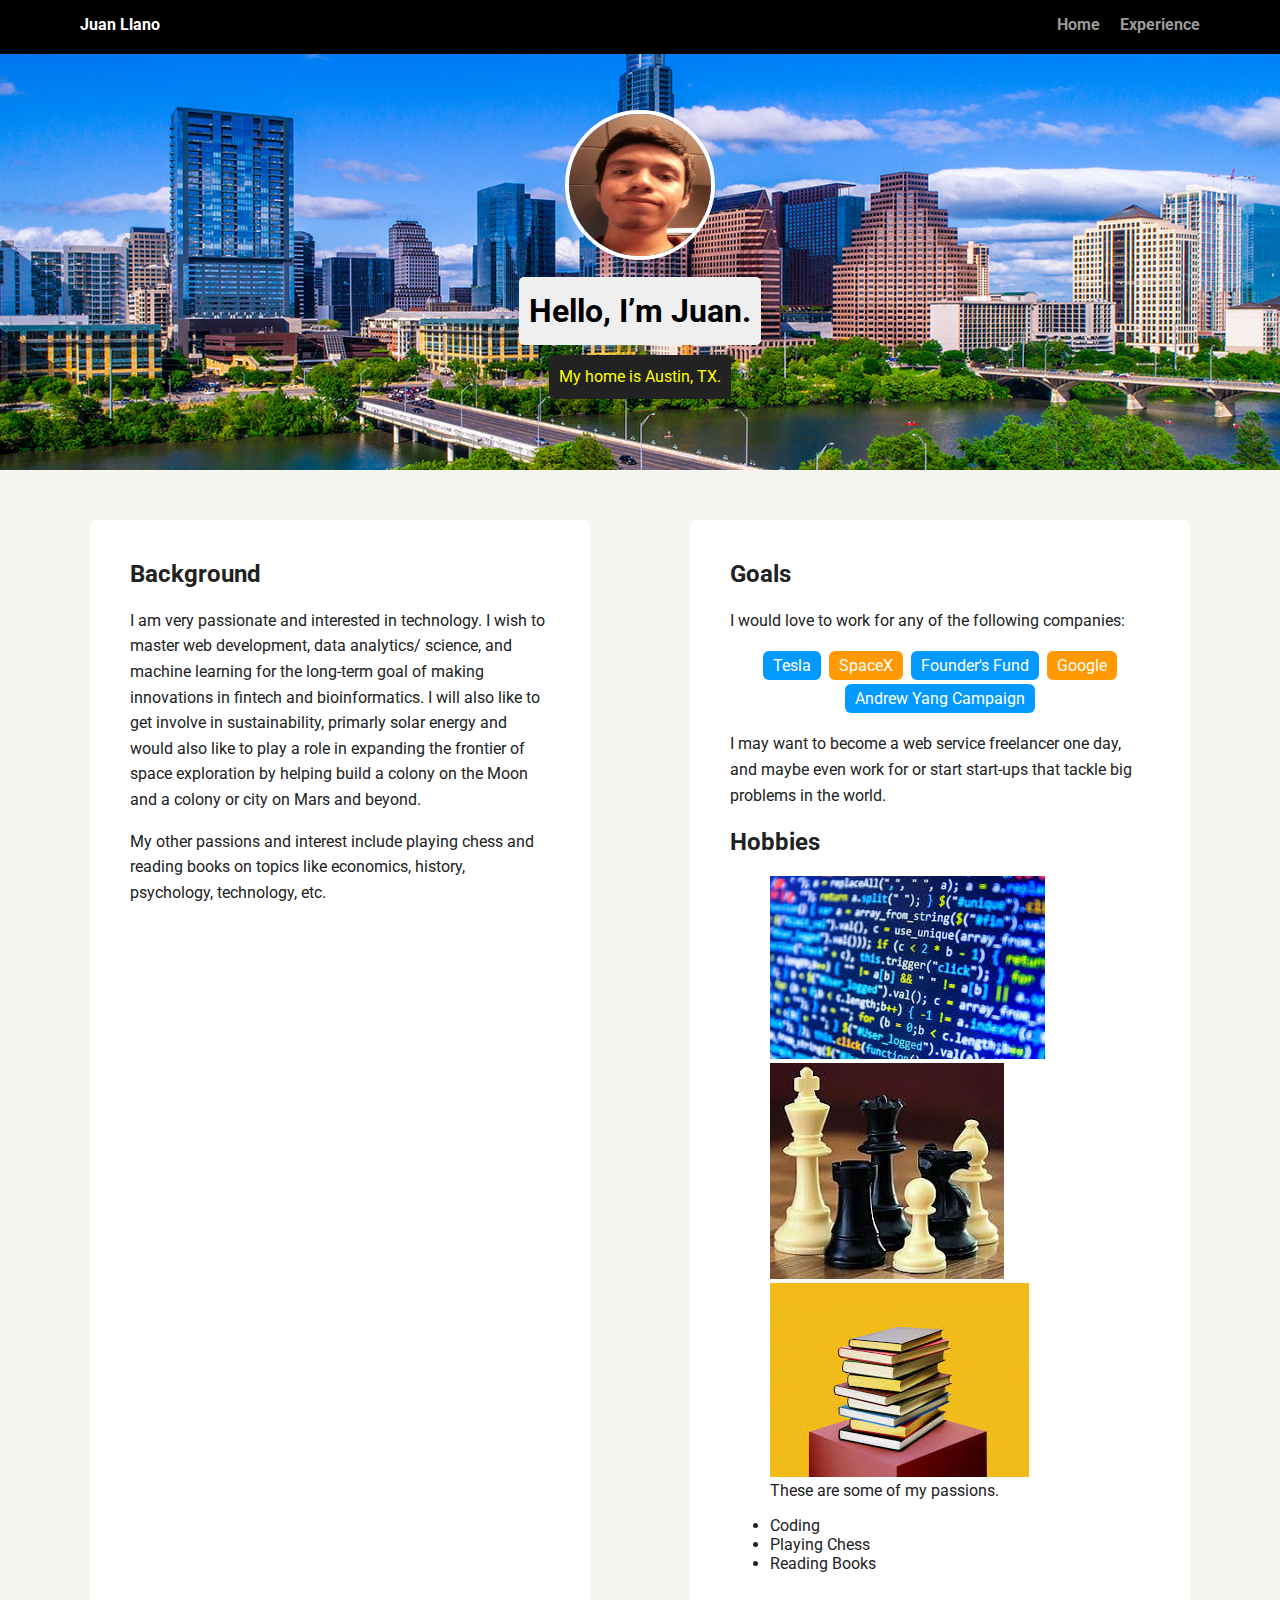
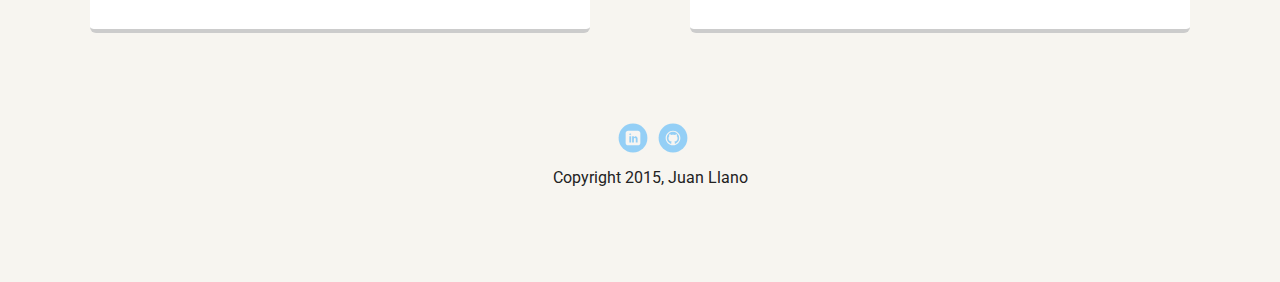
<file: index.html>
<!doctype html>
<html lang="en">
<head>
  <meta charset="utf-8">
  <title>Juan Llano's Profile</title>
  <meta name="viewport" content="width=device-width, initial-scale=1.0">
  <link rel="stylesheet" href="styles.css">
  <link href="https://fonts.googleapis.com/css?family=Muli%7CRoboto:400,300,500,700,900" rel="stylesheet">
</head>
  <body>

    <div class="main-nav">
        <ul class="nav">
          <li class="name">Juan Llano</li>
          <li><a href="index.html">Home</a></li>
          <li><a href="experience.html">Experience</a></li>
        </ul>
    </div>

    <header>
      <img src="images/Profile-Page-Self-Image.jpg" alt="Picture of Juan Llano" class="profile-image">
      <h1 class="tag name">Hello, I’m Juan.</h1>
      <p class="tag location">My home is Austin, TX.</p>
    </header>

    <main class="flex">
      <div class="card">
        <h2>Background</h2>
        <p>I am very passionate and interested in technology. I wish to master web development, data analytics/ science, and machine learning for the long-term goal of making innovations in fintech and bioinformatics. I will also like to get involve in sustainability, primarly solar energy and would also like to play a role in expanding the frontier of space exploration by helping build a colony on the Moon and a colony or city on Mars and beyond.</p>
        <p>My other passions and interest include playing chess and reading books on topics like economics, history, psychology, technology, etc.</p>
      </div>

      <div class="card">
        <h2>Goals</h2>
        <p>I would love to work for any of the following companies:</p>
        <ul class="skills">
          <li>Tesla</li>
          <li>SpaceX</li>
          <li>Founder's Fund</li>
          <li>Google</li>
          <li>Andrew Yang Campaign</li>
        </ul>
        <p>I may want to become a web service freelancer one day, and maybe even work for or start start-ups that tackle big problems in the world.</p>
        <h2>Hobbies</h2>
        <figure>
          <img src="images/coding.jpg" alt="Picture of a Program" class="profile-image">
          <img src="images/chess.jpg" alt="Picture of Chess Pieces" class="profile-image">
          <img src="images/books.jpg" alt="Picture of Books" class="profile-image">
          <figcaption>These are some of my passions.</figcaption>
        </figure>
          <ul>
            <li>Coding</li>
            <li>Playing Chess</li>
            <li>Reading Books</li>
          </ul>
      </div> 

    </main>
    <footer>
      <ul>
        <li><a href="https://www.linkedin.com/in/juan-llano-19037a184/" class="social linkedin">LinkedIn</a></li>
        <li><a href="https://github.com/JuanLlano99" class="social github">Github</a></li>
      </ul>
      <p class="copyright">Copyright 2015, Juan Llano</p>
    </footer>
  </body>
  </html>
</file>
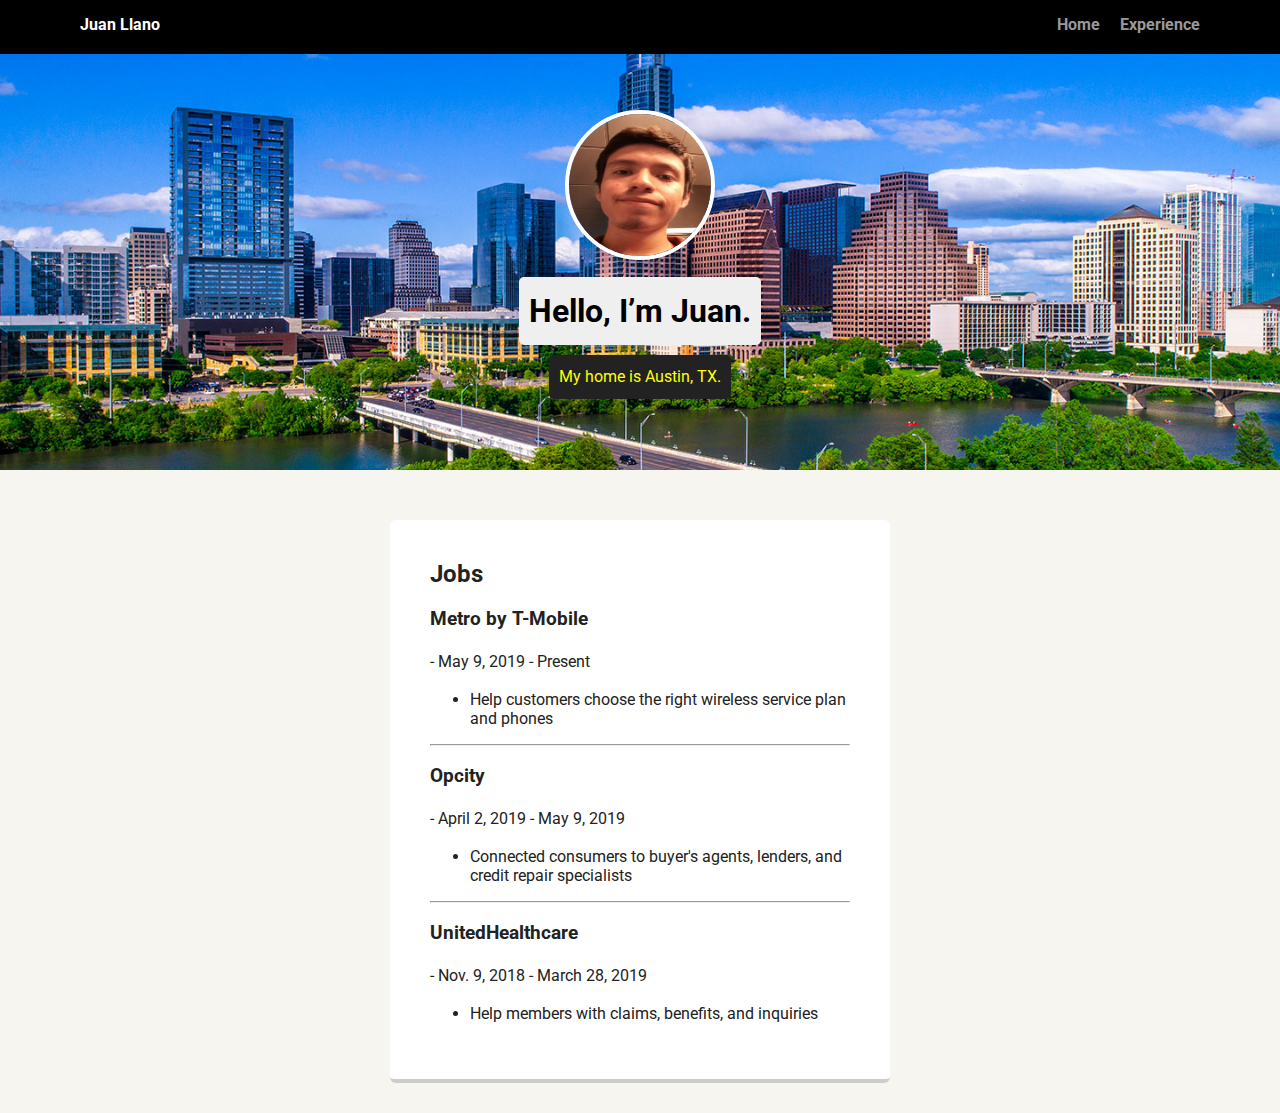
<file: experience.html>
<!doctype html>
<html lang="en">
	<head>
		<meta charset="utf-8">
		<title>Juan Llano's Profile</title>
		<meta name="viewport" content="width=device-width, initial-scale=1.0">
		<link rel="stylesheet" href="styles.css">
		<link href="https://fonts.googleapis.com/css?family=Muli%7CRoboto:400,300,500,700,900" rel="stylesheet">
	</head>
	<body>
		
		<div class="main-nav">
			<ul class="nav">
				<li class="name">Juan Llano</li>
				<li><a href="index.html">Home</a></li>
				<li><a href="#">Experience</a></li>
			</ul>
		</div>
	
		<header>
			<img src="images/Profile-Page-Self-Image.jpg" alt="Picture of Juan Llano" class="profile-image">
			<h1 class="tag name">Hello, I’m Juan.</h1>
			<p class="tag location">My home is Austin, TX.</p>
		</header>

		<main class="flex">
			<div class="card">
				<h2>Jobs</h2>
				<h3>Metro by T-Mobile</h3>
				<p>- May 9, 2019 - Present</p>
				<ul>
					<li>Help customers choose the right wireless service plan and phones</li>
				</ul>
				<hr>

				<h3>Opcity</h3>
				<p>- April 2, 2019 - May 9, 2019</p>
				<ul>
					<li>Connected consumers to buyer's agents, lenders, and credit repair specialists</li>
				</ul>
				<hr>

				<h3>UnitedHealthcare</h3>
				<p>- Nov. 9, 2018 - March 28, 2019</p>
				<ul>
					<li>Help members with claims, benefits, and inquiries</li>
				</ul>
			</div>
		</main>
</html>
</file>
<file: styles.css>
/* Global Layout Set-up */
* { 
  box-sizing: border-box;
}
  
body {
  margin: 0;
  padding: 0;
  text-align: center;
  font-family: 'Roboto', sans-serif;
  color: #222;
  background: #f7f5f0;
}
/* Link Styles */

a {
  text-decoration: none;
  color: #999;
}
a:hover {
  color: #6633ff;
}

/* Section Styles */

.main-nav {
  width: 100%;
  background: black;
  min-height: 30px;
  padding: 10px;
  position: fixed;
  text-align: center;
}
.nav {
  display: flex;
  justify-content: space-around;
  font-weight: 700;
  list-style-type: none;
  margin: 0 auto;
  padding: 0;
}

.nav .name {
    display: block;
    margin-right: auto;
    color: white;
}
.nav li {
  padding: 5px 10px 10px 10px;
}
.nav a {
  transition: all .5s;
}
.nav a:hover {
  color: white
}

header {
  text-align: center;
  background: url('images/Austin-TX.jpg') no-repeat top center ;
  background-size: cover;
  overflow: hidden;
  padding-top: 60px;
}
header {
  line-height: 1.5;
}
header .profile-image {
  margin-top: 50px;
  width: 150px;
  height: 150px;
  border-radius: 60%;
  border: 4px solid white;
  transition: all .5s;
}
header .profile-image:hover {
  transform: scale(1.2) rotate(5deg);
}
.tag {
  background-color: #efefef;
  color: black;
  padding: 10px;
  border-radius: 5px;
  display: table;
  margin: 10px auto;
} 
.location {
  background-color: #222;
  color: yellow;
}
.card {
  margin: 30px;
  padding: 20px 40px 40px;
  max-width: 500px;
  text-align: left;
  background: #fff;
  border-bottom: 4px solid #ccc;
  border-radius: 6px;
  transition: all .5s;
}
.card:hover {
  border-color: #ff99ff;
}

ul.skills {
  padding: 0;
  text-align: center;
}

.skills li {
  border-radius: 6px;
  display: inline-block;
  background: #ff9904;
  color: white;
  padding: 5px 10px;
  margin: 2px;
}

.skills li:nth-child(odd) {
  background: #0399ff;
}

footer {
  width: 100%;
  min-height: 30px;
  padding: 20px 0 40px 20px;
}

footer .copyright {
  top: -8px;
  font-size: .75em;
}

footer ul {
  list-style-type: none;
  margin: 0;
  padding: 0;
}

footer ul li {
  display: inline-block;
}

a.social {
  display: inline-block;
  text-indent: -9999px;
  margin-left: 5px;
  width: 30px;
  height: 30px;
  background-size: 30px 30px;
  opacity: .4;
  transition: all .5s;
}
a.twitter {
  background-image: url(images/twitter.svg);
}
a.linkedin {
  background-image: url(images/linkedin.svg);
}
a.github {
  background-image: url(images/github.svg);
}
a.social:hover {
  opacity: 1;
}
.clearfix {
  clear: both;
}

/* Styles for larger screens */
@media screen and (min-width: 720px) {
  
  .flex {
      display: -ms-flexbox;      /* TWEENER - IE 10 */
      display: flex; 
      max-width: 1200px;
      -ms-flex-pack: distribute;
      justify-content: space-around;
      margin: 0 auto;
  }

  header {
    min-height: 470px;
  }

  .nav {
    max-width: 1200px;
    padding: 0 30px;
  }


  main {
    padding-top: 20px;
  }

  main p {
    line-height: 1.6em;
  }

  footer {
    font-size: 1.3em;
    max-width: 1200px;
    margin: 40px auto;
  }

}
</file>
